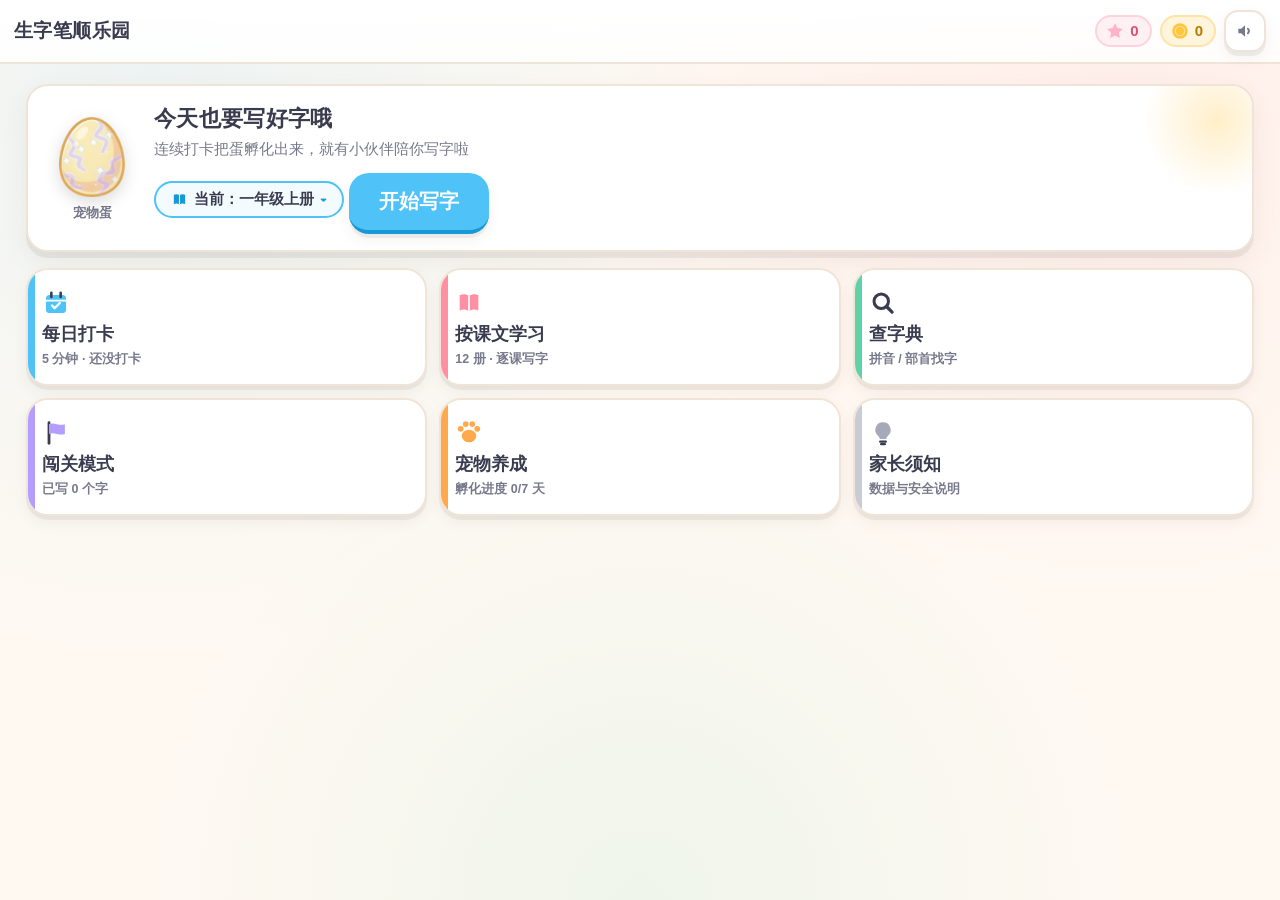
<file: index.html>
<!DOCTYPE html>
<html lang="zh-CN">
<head>
<meta charset="utf-8">
<meta name="viewport" content="width=device-width,initial-scale=1,maximum-scale=1,user-scalable=no,viewport-fit=cover">
<meta name="apple-mobile-web-app-capable" content="yes">
<meta name="mobile-web-app-capable" content="yes">
<meta name="apple-mobile-web-app-status-bar-style" content="default">
<meta name="apple-mobile-web-app-title" content="笔顺乐园">
<meta name="theme-color" content="#FFF9F2">
<title>生字笔顺乐园 · 小学语文写字</title>
<link rel="manifest" href="manifest.webmanifest">
<link rel="apple-touch-icon" href="assets/apple-touch-icon.png">
<link rel="icon" href="assets/icon-192.png">
<link rel="stylesheet" href="css/app.css">
</head>
<body>

<!-- ============ 图标库（内联 SVG，离线可用） ============ -->
<svg width="0" height="0" style="position:absolute" aria-hidden="true"><defs>
  <symbol id="i-star" viewBox="0 0 24 24"><path d="M12 2.6l2.9 5.9 6.5.95-4.7 4.6 1.1 6.45L12 17.45 6.2 20.5l1.1-6.45-4.7-4.6 6.5-.95z"/></symbol>
  <symbol id="i-coin" viewBox="0 0 24 24"><circle cx="12" cy="12" r="9.2"/><circle cx="12" cy="12" r="5.6" opacity=".45" fill="none" stroke-width="1.6" stroke="#fff"/></symbol>
  <symbol id="i-book" viewBox="0 0 24 24"><path d="M4 5.2c2.8-1.1 5.3-1.1 8 .6 2.7-1.7 5.2-1.7 8-.6v13.2c-2.8-1.1-5.3-1.1-8 .6-2.7-1.7-5.2-1.7-8-.6z"/><path d="M12 5.8v13.2" stroke="#fff" stroke-width="1.5" fill="none"/></symbol>
  <symbol id="i-search" viewBox="0 0 24 24"><circle cx="10.5" cy="10.5" r="6.2" fill="none" stroke-width="2.6" stroke="currentColor"/><path d="M15.2 15.2l4.6 4.6" stroke-width="2.8" fill="none" stroke-linecap="round" stroke="currentColor"/></symbol>
  <symbol id="i-flag" viewBox="0 0 24 24"><path d="M6 3.2v17.6" stroke-width="2.4" fill="none" stroke-linecap="round" stroke="currentColor"/><path d="M6 4.4c4.6-2 8.8 2 13.6 0v8.4c-4.8 2-9-2-13.6 0z"/></symbol>
  <symbol id="i-pet" viewBox="0 0 24 24"><ellipse cx="12" cy="14.6" rx="6.2" ry="5.4"/><circle cx="4.9" cy="8.4" r="2.5"/><circle cx="19.1" cy="8.4" r="2.5"/><circle cx="9.2" cy="4.4" r="2.4"/><circle cx="14.8" cy="4.4" r="2.4"/></symbol>
  <symbol id="i-cal" viewBox="0 0 24 24"><rect x="3.4" y="5.2" width="17.2" height="15.4" rx="3"/><path d="M3.4 10h17.2" stroke="#fff" stroke-width="1.6"/><path d="M8 3.2v3.6M16 3.2v3.6" stroke-width="2.2" stroke-linecap="round" stroke="currentColor"/><path d="M8.6 14.2l2.2 2.3 4.4-4.4" stroke="#fff" stroke-width="2" fill="none" stroke-linecap="round" stroke-linejoin="round"/></symbol>
  <symbol id="i-back" viewBox="0 0 24 24"><path d="M14.6 4.6L7 12l7.6 7.4" fill="none" stroke-width="3" stroke-linecap="round" stroke-linejoin="round" stroke="currentColor"/></symbol>
  <symbol id="i-sound" viewBox="0 0 24 24"><path d="M4 9.4h3.4L12 5.2v13.6L7.4 14.6H4z"/><path d="M15.4 9.2a4 4 0 010 5.6" fill="none" stroke-width="2.2" stroke-linecap="round" stroke="currentColor"/></symbol>
  <symbol id="i-undo" viewBox="0 0 24 24"><path d="M9.4 5.4L4.6 10l4.8 4.6" fill="none" stroke-width="2.6" stroke-linecap="round" stroke-linejoin="round" stroke="currentColor"/><path d="M4.6 10h8.2a5.6 5.6 0 110 11.2" fill="none" stroke-width="2.6" stroke-linecap="round" stroke="currentColor"/></symbol>
  <symbol id="i-bulb" viewBox="0 0 24 24"><path d="M12 2.8a6.6 6.6 0 00-3.9 11.9c.7.6 1.1 1.5 1.1 2.4h5.6c0-.9.4-1.8 1.1-2.4A6.6 6.6 0 0012 2.8z"/><path d="M9.6 19.4h4.8M10.4 21.6h3.2" stroke-width="2" stroke-linecap="round" stroke="currentColor"/></symbol>
  <symbol id="i-lock" viewBox="0 0 24 24"><rect x="5.2" y="10.4" width="13.6" height="10.4" rx="3"/><path d="M8.4 10.4V8a3.6 3.6 0 017.2 0v2.4" fill="none" stroke-width="2.2" stroke="currentColor"/></symbol>
  <symbol id="i-egg" viewBox="0 0 24 24"><path d="M12 2.8c3.6 0 6.6 6 6.6 10.4S15.6 21.2 12 21.2 5.4 17.6 5.4 13.2 8.4 2.8 12 2.8z"/></symbol>
</defs></svg>

<div id="app">

  <!-- ============ 顶栏 ============ -->
  <header id="topbar" class="topbar">
    <button class="tb-btn" id="btnBack" hidden><svg class="ic"><use href="#i-back"/></svg></button>
    <div class="tb-title" id="tbTitle">生字笔顺乐园</div>
    <div class="tb-stats">
      <span class="chip chip-star"><svg class="ic"><use href="#i-star"/></svg><b id="statStars">0</b></span>
      <span class="chip chip-coin"><svg class="ic"><use href="#i-coin"/></svg><b id="statCoins">0</b></span>
      <button class="tb-btn" id="btnSound" title="声音开关"><svg class="ic"><use href="#i-sound"/></svg></button>
    </div>
  </header>

  <!-- ============ 首页 ============ -->
  <section class="screen" id="scHome">
    <div class="hero">
      <div class="hero-pet" id="heroPet">
        <img id="heroPetImg" alt="我的宠物">
        <div class="hero-pet-name" id="heroPetName">宠物蛋</div>
      </div>
      <div class="hero-txt">
        <h1>今天也要写好字哦</h1>
        <p id="heroTip">按课文一课一课学，笔顺写对了就有金币！</p>
        <button class="sem-pick" id="btnSemPick" title="选择当前册次">
          <svg class="ic"><use href="#i-book"/></svg>
          <span id="semPickName">当前：一年级上册</span><span class="caret">▾</span>
        </button>
        <button class="btn btn-main btn-lg" data-go="catalog">开始写字</button>
      </div>
    </div>

    <div class="tile-grid">
      <button class="tile t-blue" data-go="checkin">
        <svg class="ic ic-lg"><use href="#i-cal"/></svg>
        <span class="tile-t">每日打卡</span>
        <span class="tile-s" id="tileCheckin">5 分钟 · 还没打卡</span>
      </button>
      <button class="tile t-pink" data-go="catalog">
        <svg class="ic ic-lg"><use href="#i-book"/></svg>
        <span class="tile-t">按课文学习</span>
        <span class="tile-s">12 册 · 逐课写字</span>
      </button>
      <button class="tile t-green" data-go="dict">
        <svg class="ic ic-lg"><use href="#i-search"/></svg>
        <span class="tile-t">查字典</span>
        <span class="tile-s">拼音 / 部首找字</span>
      </button>
      <button class="tile t-purple" data-go="levels">
        <svg class="ic ic-lg"><use href="#i-flag"/></svg>
        <span class="tile-t">闯关模式</span>
        <span class="tile-s" id="tileLevels">已通关 0 关</span>
      </button>
      <button class="tile t-orange" data-go="pet">
        <svg class="ic ic-lg"><use href="#i-pet"/></svg>
        <span class="tile-t">宠物养成</span>
        <span class="tile-s" id="tilePet">看看我的宠物</span>
      </button>
      <button class="tile t-gray" data-go="about">
        <svg class="ic ic-lg"><use href="#i-bulb"/></svg>
        <span class="tile-t">家长须知</span>
        <span class="tile-s">数据与安全说明</span>
      </button>
    </div>
  </section>

  <!-- ============ 按课文学习：册 -> 单元 -> 课 ============ -->
  <section class="screen" id="scCatalog">
    <div class="crumb" id="catCrumb"></div>
    <div class="sem-list" id="semList"></div>
    <div class="unit-list" id="unitList" hidden></div>
    <div class="lesson-list" id="lessonList" hidden></div>
  </section>

  <!-- ============ 字表（一课的汉字） ============ -->
  <section class="screen" id="scChars">
    <div class="lesson-head" id="charHead"></div>
    <div class="char-grid" id="charGrid"></div>
    <div class="row-actions">
      <button class="btn btn-ghost" id="btnWholeLesson">整课连写</button>
    </div>
  </section>

  <!-- ============ 练字页 ============ -->
  <section class="screen" id="scPractice">
    <div class="prac-top">
      <div class="prac-progress" id="pracProgress"></div>
      <div class="prac-tabs">
        <button class="tab on" data-mode="trace">描红</button>
        <button class="tab" data-mode="write">自己写</button>
      </div>
      <div class="speed-seg" id="speedSeg">
        <span class="speed-lb">演示速度</span>
        <button class="sp" data-sp="1.9">慢</button>
        <button class="sp on" data-sp="1">正常</button>
        <button class="sp" data-sp="0.55">快</button>
      </div>
      <button class="btn-read" id="btnRead" aria-pressed="true" title="换到新字时自动读一次它的读音">
        <svg class="ic"><use href="#i-sound"/></svg><span>自动朗读</span>
      </button>
      <button class="btn-speak" id="btnSpeak" title="立刻读一遍这个字（手机上请点这个按钮）">
        <svg class="ic"><use href="#i-sound"/></svg><span>读一次</span>
      </button>
      <div class="voice-seg" id="voiceSeg" role="group" aria-label="朗读发音">
        <span class="voice-lb">发音</span>
        <button class="vb on" data-voice="zh" title="国语（普通话）">国语</button>
        <button class="vb" data-voice="yue" title="粤语（广东话）">粤语</button>
        <button class="vb" data-voice="en" title="英语：读这个字的英文单词">English</button>
        <button class="vb-diag" id="btnVoiceDiag" title="查看系统语音清单与三档实际使用的语音"
                aria-label="语音诊断">诊断</button>
      </div>
    </div>

    <div class="stage-wrap">
      <div class="stage" id="stage">
        <svg class="stage-svg" id="stageSvg" viewBox="0 0 1024 1024" preserveAspectRatio="xMidYMid meet"></svg>
        <canvas class="ink" id="ink"></canvas>
      </div>
      <div class="stage-side">
        <div class="pinyin" id="pracPinyin"></div>
        <div class="strokes-box">
          <div class="strokes-title">笔顺</div>
          <div class="stroke-dots" id="strokeDots"></div>
        </div>
        <div class="dict-mini" id="pracDict"></div>
      </div>
    </div>

    <div class="prac-bar">
      <button class="btn btn-ghost" id="btnUndo"><svg class="ic"><use href="#i-undo"/></svg>擦一笔</button>
      <button class="btn btn-ghost" id="btnHint"><svg class="ic"><use href="#i-bulb"/></svg>看提示</button>
      <button class="btn btn-ghost" id="btnDemo">看笔顺动画</button>
      <button class="btn btn-main" id="btnNextChar">下一个字</button>
    </div>
    <div class="toast" id="toast"></div>
  </section>

  <!-- ============ 查字典 ============ -->
  <section class="screen" id="scDict">
    <div class="dict-bar">
      <div class="seg">
        <button class="seg-btn on" data-dtab="pinyin">拼音查字</button>
        <button class="seg-btn" data-dtab="radical">部首查字</button>
      </div>
      <div class="search-row">
        <svg class="ic ic-search"><use href="#i-search"/></svg>
        <input id="dictInput" type="search" inputmode="text" autocomplete="off" placeholder="输入拼音，如 chun 或 chūn">
        <button class="btn btn-mini" id="dictClear">清空</button>
      </div>
      <div class="dict-hint" id="dictHint"></div>
    </div>
    <div class="radical-panel" id="radicalPanel" hidden></div>
    <div class="dict-results" id="dictResults"></div>
  </section>

  <!-- ============ 闯关 ============ -->
  <section class="screen" id="scLevels">
    <div class="lv-head">
      <h2>闯关模式</h2>
      <p>每一课是一关，写完本课全部生字即可通关，笔顺全对拿三颗星</p>
      <div class="seg seg-small" id="lvSemSeg"></div>
    </div>
    <div class="lv-list" id="lvList"></div>
  </section>

  <!-- ============ 宠物 ============ -->
  <section class="screen" id="scPet">
    <div class="pet-stage">
      <div class="pet-show">
        <img id="petImg" alt="宠物">
        <div class="pet-shadow"></div>
      </div>
      <div class="pet-info">
        <h2 id="petName">宠物蛋</h2>
        <div class="pet-lv" id="petStage">孵化进度 0 / 7 天</div>
        <div class="bar"><i id="petBar"></i></div>
        <p class="pet-desc" id="petDesc">每天完成打卡，就能让蛋快快孵化。</p>
      </div>
    </div>
    <div class="pet-actions">
      <button class="btn btn-main" id="btnFeed">喂食（20 金币）</button>
      <button class="btn btn-ghost" id="btnSwitchPet">换一只宠物</button>
      <button class="btn btn-ghost" id="btnPetCheckin">去打卡</button>
    </div>
    <div class="pet-album" id="petAlbum"></div>
    <div class="log" id="petLog"></div>
  </section>

  <!-- ============ 每日打卡 ============ -->
  <section class="screen" id="scCheckin">
    <div class="ck-head">
      <h2>每日打卡写字</h2>
      <p>每天一小会儿（最多 5 分钟），坚持就有奖励</p>
    </div>
    <div class="ck-timer">
      <div class="ring" id="ckRing"><span id="ckTime">5:00</span></div>
      <div class="ck-stats">
        <div><b id="ckDays">0</b><span>累计打卡</span></div>
        <div><b id="ckStreak">0</b><span>连续天数</span></div>
        <div><b id="ckToday">0/5</b><span>今日字数</span></div>
      </div>
    </div>
    <div class="ck-body">
      <p class="ck-label">今日要写的字（按你的学习进度自动挑选）</p>
      <div class="char-grid char-grid-sm" id="ckGrid"></div>
      <div class="row-actions">
        <button class="btn btn-main" id="btnCkStart">开始打卡</button>
        <button class="btn btn-ghost" id="btnCkClaim" disabled>领取奖励</button>
      </div>
    </div>
    <div class="ck-days" id="ckCalendar"></div>
  </section>

  <!-- ============ 家长须知 ============ -->
  <section class="screen" id="scAbout">
    <article class="doc">
      <h2>家长须知</h2>
      <h3>安全说明</h3>
      <ul>
        <li>本应用完全离线运行，不联网、不收集任何个人信息，也没有任何广告或内购。</li>
        <li>学习进度只保存在这台设备（浏览器本地存储）中，可随时在下方一键清除。</li>
        <li>没有外部链接，不会跳转到其它网站。</li>
      </ul>
      <h3>内容说明</h3>
      <ul>
        <li>汉字笔顺数据来自 Make Me a Hanzi（Arphic Public License），字形为楷体轮廓，因此带有真实的笔锋。</li>
        <li>课程依据统编版（人教版）小学语文《写字表》编排：一、二年级按课文逐课组织，三至六年级按册组织；不同教材印次可能有少量差异。</li>
        <li>拼音、部首、笔画与释义取自公开字典数据，仅供学习参考。</li>
      </ul>
      <h3>使用建议</h3>
      <ul>
        <li>建议每次 10–15 分钟，用完 5 分钟的「每日打卡」即可，不要让孩子长时间盯着屏幕。</li>
        <li>写对笔顺给星星和金币，写错不会扣分，只会轻声提醒并演示正确的写法，请鼓励孩子多试几次。</li>
        <li>在 iPad / 平板上横屏使用体验更好；可以「添加到主屏幕」，像 App 一样打开。</li>
      </ul>
      <div class="row-actions">
        <button class="btn btn-ghost" id="btnExport">导出学习记录</button>
        <button class="btn btn-danger" id="btnReset">清除全部学习记录</button>
      </div>
      <p class="ver" id="aboutVer"></p>
    </article>
  </section>

  <!-- ============ 闯关完成弹层 ============ -->
  <div class="modal-mask" id="modalMask" hidden>
    <div class="modal" id="modalBox"></div>
  </div>

  <div class="loading" id="loading" hidden><div class="spinner"></div><p id="loadingTxt">正在准备字帖…</p></div>
</div>

<script src="data/curriculum.js"></script>
<script src="data/dict.js"></script>
<script src="js/store.js"></script>
<script src="js/hanzi.js"></script>
<script src="js/app.js"></script>
<script>
/* 离线缓存：只有通过 http(s) 打开时才注册。双击本地文件（file://）与不支持的环境都会静默跳过。 */
(function () {
  if (!('serviceWorker' in navigator)) return;
  if (!window.isSecureContext) return;        // 局域网 http 打开时浏览器本就不允许注册
  if (location.protocol === 'file:') return;  // 双击本地文件打开时不需要
  window.addEventListener('load', function () {
    navigator.serviceWorker.register('sw.js').catch(function () { });
  });
})();
</script>
</body>
</html>
</file>
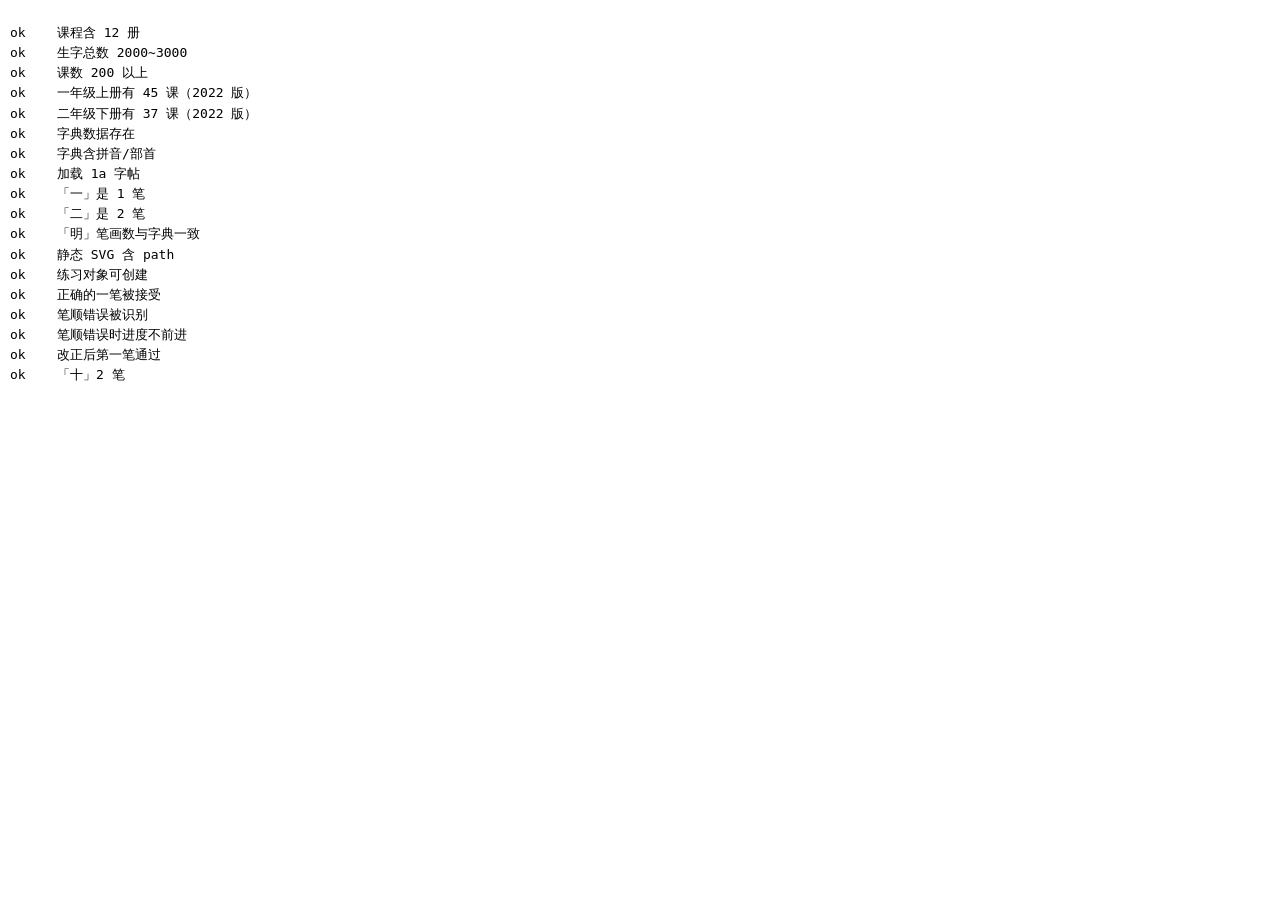
<file: smoke-test.html>
<!DOCTYPE html>
<html lang="zh-CN"><head><meta charset="utf-8"><title>smoke</title>
<style>body{font:13px/1.55 -apple-system,monospace;margin:0}
#iframeWrap{position:absolute;left:-9999px;top:0;width:1100px;height:820px}
pre{padding:10px;white-space:pre-wrap}</style>
</head><body>
<div id="iframeWrap"><iframe id="f" src="index.html" style="border:0"></iframe></div>
<pre id="out">running…</pre>
<script>
var out = document.getElementById('out'), LINES = [], ERRS = [];
function P(s){ LINES.push(s); out.textContent = LINES.join('\n'); }
var N = 0, F = 0;
function T(name, fn){
  try {
    var r = fn();
    if (r === true) { N++; P('ok    ' + name); }
    else if (typeof r === 'string') { F++; P('FAIL  ' + name + '  :: ' + r); }
    else { F++; P('FAIL  ' + name + '  :: ' + JSON.stringify(r)); }
  } catch (e) { F++; P('FAIL  ' + name + '  :: ' + (e && e.message)); }
}
function wait(ms){ return new Promise(function(r){ setTimeout(r, ms); }); }
var SVGNS = 'http://www.w3.org/2000/svg';

function run(){
  var f = document.getElementById('f');
  // 竞态：如果 iframe 在本脚本执行前就已加载完，load 事件不会再触发，
  // 所以除了监听 load，还必须有一个「就绪轮询」兜底。
  f.addEventListener('load', function(){ go(f); });
  var tries = 0;
  var iv = setInterval(function () {
    tries++;
    var ready = false;
    try {
      ready = !!(f.contentWindow && f.contentWindow.App);
    } catch (e) {
      // 双击（file://）打开时，浏览器可能禁止父页面访问 iframe 内容
      clearInterval(iv);
      P('FAIL  无法访问 iframe 内的应用 :: ' + (e && e.message));
      P('');
      P('请改用本地服务打开（file:// 下浏览器会拦截跨文件访问）：');
      P('  python3 -m http.server 8000 --bind 127.0.0.1');
      P('  然后访问 http://127.0.0.1:8000/smoke-test.html');
      P('SMOKE_DONE');
      return;
    }
    if (ready) { clearInterval(iv); go(f); return; }
    if (tries > 100) {                       // 等了 10 秒还不行就明确报错，不再静默卡死
      clearInterval(iv);
      P('FAIL  iframe 内的应用 10 秒内未就绪');
      P('SMOKE_DONE');
    }
  }, 100);
}
var started = false;
function go(f){
  if (started) return; started = true;
  f.style.width = Math.max(360, window.innerWidth) + 'px';
  f.style.height = Math.max(420, window.innerHeight) + 'px';
  var win, doc;
  try {
    win = f.contentWindow; doc = f.contentDocument;
  } catch (e) {
    F++;
    P('FAIL  无法访问 iframe 内的应用 :: ' + (e && e.message));
    P('');
    P('请改用本地服务打开（file:// 下浏览器会拦截跨文件访问）：');
    P('  python3 -m http.server 8000 --bind 127.0.0.1');
    P('  然后访问 http://127.0.0.1:8000/smoke-test.html');
    P('SMOKE_DONE');
    return;
  }
  win.onerror = function(m, s, l){ ERRS.push(m + ' @' + l); };
  var oldErr = win.console.error;
  win.console.error = function(){ ERRS.push(Array.prototype.join.call(arguments, ' ')); oldErr.apply(win.console, arguments); };
  main(win, doc).catch(function(e){ F++; P('FAIL  测试主流程异常  :: ' + (e && (e.stack || e.message))); P(''); P('===== 通过 ' + N + ' / 失败 ' + F + ' ====='); P('SMOKE_DONE'); });
}

async function main(win, doc){
  await wait(300);
  var CUR = win.HZ_CURRICULUM, HZ = win.HZ, Store = win.Store;
  /* 2022 版课表里「我上学了」「汉语拼音」等课在写字表里没有生字，
     流程类断言统一取「第一课有生字的课」，避免点到空课 */
  function firstLessonWithChars(sem){
    var us = CUR[sem].units;
    for (var i = 0; i < us.length; i++)
      for (var j = 0; j < us[i].lessons.length; j++)
        if (us[i].lessons[j].chars.length) return us[i].lessons[j];
    return null;
  }
  function lsnWithChars(){
    var all = doc.querySelectorAll('#unitList .lsn');
    for (var i = 0; i < all.length; i++)
      if (/\S/.test(all[i].querySelector('.lsn-c').textContent)) return all[i];
    return null;
  }

  /* ---------- 1. 数据完整性 ---------- */
  T('课程含 12 册', function(){ return Object.keys(CUR).length === 12 ? true : ('册数=' + Object.keys(CUR).length); });
  var tot = 0, lessonN = 0;
  Object.keys(CUR).forEach(function(k){
    CUR[k].units.forEach(function(u){ u.lessons.forEach(function(L){ tot += L.chars.length; lessonN++; }); });
  });
  T('生字总数 2000~3000', function(){ return (tot > 2000 && tot < 3000) ? true : ('总字数=' + tot); });
  T('课数 200 以上', function(){ return lessonN > 200 ? true : ('课数=' + lessonN); });
  T('一年级上册有 45 课（2022 版）', function(){
    var n = 0; CUR['1a'].units.forEach(function(u){ n += u.lessons.length; }); return n === 45 ? true : ('课数=' + n); });
  T('二年级下册有 37 课（2022 版）', function(){
    var n = 0; CUR['2b'].units.forEach(function(u){ n += u.lessons.length; }); return n === 37 ? true : ('课数=' + n); });
  T('字典数据存在', function(){ return Object.keys(win.HZ_DICT).length > 2000 ? true : ('字典字数=' + Object.keys(win.HZ_DICT).length); });
  T('字典含拼音/部首', function(){
    var d = win.HZ_DICT['春']; return (d.p && d.p.length > 0 && !!d.r) ? true : ('春=' + JSON.stringify(d)); });

  /* ---------- 2. 笔顺数据加载 ---------- */
  await HZ.loadSem('1a');
  await HZ.loadSem('1b');
  await HZ.loadSem('2a');
  await HZ.loadSem('2b');
  T('加载 1a 字帖', function(){ return !!HZ.dataOf('一'); });
  T('「一」是 1 笔', function(){ return HZ.dataOf('一').s.length === 1 ? true : ('笔画=' + HZ.dataOf('一').s.length); });
  T('「二」是 2 笔', function(){ var d = HZ.dataOf('二'); return d.s.length === 2 && d.m.length === 2; });
  T('「明」笔画数与字典一致', function(){
    var d = HZ.dataOf('明'), s = win.HZ_DICT['明'].s; return (d.s.length === s) ? true : ('svg=' + d.s.length + ' dict=' + s); });
  T('静态 SVG 含 path', function(){
    var s = HZ.staticSvg('一'); return s.querySelectorAll('path').length === 1; });

  /* ---------- 3. 判定引擎（合成轨迹） ---------- */
  function mk(char, mode){
    var stage = doc.createElement('div');
    stage.style.cssText = 'position:relative;width:420px;height:420px;touch-action:none';
    doc.body.appendChild(stage);
    var svg = doc.createElementNS(SVGNS, 'svg');
    svg.setAttribute('viewBox', '0 0 1024 1024');
    svg.style.cssText = 'position:absolute;inset:0;width:100%;height:100%';
    var cv = doc.createElement('canvas');
    cv.style.cssText = 'position:absolute;inset:0;width:100%;height:100%';
    stage.appendChild(svg); stage.appendChild(cv);
    var evs = [];
    var p = HZ.createPractice({ svg: svg, canvas: cv, stage: stage, char: char, mode: mode || 'trace',
      onStroke: function(e){ evs.push(e); }, onDone: function(e){ evs.push({ type: 'done', d: e }); } });
    p.resize(); p.evs = evs; p.cvs = cv; p.stageEl = stage;
    return p;
  }
  function medVB(ch, i){ return HZ.medianScreen(HZ.dataOf(ch).m[i]); }

  var p1 = mk('一');
  T('练习对象可创建', function(){ return !!p1 && p1.totalStrokes === 1; });
  p1.judge(medVB('一', 0));
  T('正确的一笔被接受', function(){ return p1.index() === 1 ? true : ('idx=' + p1.index()); });

  var p2 = mk('二');
  p2.judge(medVB('二', 1));                     // 故意先写第二笔
  T('笔顺错误被识别', function(){
    var e = p2.evs.filter(function(x){ return x.type === 'order'; });
    return e.length === 1 ? true : JSON.stringify(p2.evs); });
  T('笔顺错误时进度不前进', function(){ return p2.index() === 0; });
  p2.judge(medVB('二', 0));
  T('改正后第一笔通过', function(){ return p2.index() === 1 ? true : ('idx=' + p2.index()); });

  var p3 = mk('十');
  T('「十」2 笔', function(){ return p3.totalStrokes === 2; });
  p3.judge(medVB('十', 0)); p3.judge(medVB('十', 1));
  await wait(700);
  T('整字写完触发完成回调', function(){
    return p3.evs.some(function(x){ return x.type === 'done'; }) ? true : JSON.stringify(p3.evs); });
  T('写完后多余笔画不崩溃', function(){
    p3.judge([[100,100],[120,120]]); return p3.index() === 2 ? true : ('idx=' + p3.index()); });
  T('与目标无关的乱画不通过', function(){
    var p4 = mk('口'); p4.judge([[900,60],[960,90],[920,140]]);
    return p4.index() === 0 ? true : ('idx=' + p4.index()); });
  T('单点/抖动不产生笔画', function(){
    var p6 = mk('一'); p6.judge([[500,500],[501,501]]); return p6.index() === 0 ? true : 'idx=' + p6.index(); });

  /* ---------- 4. 真实触摸/笔输入链路 ---------- */
  var p5 = mk('一');
  T('canvas 可获取尺寸', function(){
    var r = p5.cvs.getBoundingClientRect(); return r.width > 100 && r.height > 100; });
  (function(){
    var r = p5.cvs.getBoundingClientRect(), med = medVB('一', 0);
    function ev(type, vb){
      var e = new win.PointerEvent(type, {
        bubbles: true, cancelable: true, pointerId: 7, pointerType: 'touch', isPrimary: true,
        clientX: r.left + vb[0] / 1024 * r.width, clientY: r.top + vb[1] / 1024 * r.height
      });
      p5.cvs.dispatchEvent(e);
    }
    ev('pointerdown', med[0]);
    for (var i = 1; i < med.length; i++) ev('pointermove', med[i]);
    ev('pointerup', med[med.length - 1]);
  })();
  T('触屏手写轨迹可使笔顺通过', function(){ return p5.index() === 1 ? true : ('idx=' + p5.index()); });

  /* ---------- 5. 界面各页 ---------- */
  var App = win.App;
  App.go('catalog', null, false); await wait(60);
  T('选册页显示 12 册', function(){ var n = doc.querySelectorAll('#semList .card').length; return n === 12 ? true : ('卡片=' + n); });
  doc.querySelector('#semList .card').click(); await wait(60);
  T('单元列表出现', function(){ return doc.querySelectorAll('#unitList .unit-group').length > 0; });
  var firstLesson = lsnWithChars();
  T('每课显示生字', function(){ return !!firstLesson && /\S/.test(firstLesson.textContent); });
  firstLesson.click(); await wait(120);
  T('字表页显示本课字格', function(){
    return doc.querySelectorAll('#charGrid .cell').length > 0 ? true : '无字格'; });
  T('字格已渲染字形', function(){
    return doc.querySelectorAll('#charGrid .cell svg path').length > 0; });

  var cells = doc.querySelectorAll('#charGrid .cell');
  T('字格可点击', function(){ return cells.length > 0 ? true : '没有字格可点'; });
  if (cells.length) cells[0].click();
  await wait(900);
  T('进入练字页', function(){ return doc.getElementById('scPractice').classList.contains('on'); });
  T('练字页 SVG 有米字格与字形', function(){
    return doc.querySelectorAll('#stageSvg rect').length >= 1 && doc.querySelectorAll('#stageSvg path').length >= 1; });
  T('练字页显示拼音', function(){ return doc.getElementById('pracPinyin').textContent !== '—'; });
  T('笔顺圆点数量正确', function(){
    return doc.querySelectorAll('#strokeDots .sdot').length > 0; });
  T('练字页元信息不重复', function(){
    var t = doc.getElementById('pracDict').innerHTML;
    return (t.match(/部首/g) || []).length === 1; });
  T('返回按钮回到字表页', function(){
    doc.getElementById('btnBack').click(); return doc.getElementById('scChars').classList.contains('on'); });

  App.go('dict', null, false); await wait(80);
  var inp = doc.getElementById('dictInput');
  inp.value = 'yi'; inp.dispatchEvent(new win.Event('input', { bubbles: true })); await wait(60);
  T('拼音查字有结果', function(){ return doc.querySelectorAll('#dictResults .dr-card').length > 0; });
  T('拼音 yi 命中「一」', function(){
    var t = doc.getElementById('dictResults').textContent; return t.indexOf('一') >= 0; });
  inp.value = 'chun'; inp.dispatchEvent(new win.Event('input', { bubbles: true })); await wait(50);
  T('拼音 chun 命中「春」', function(){
    return doc.getElementById('dictResults').textContent.indexOf('春') >= 0; });
  inp.value = ''; inp.dispatchEvent(new win.Event('input', { bubbles: true }));
  doc.querySelector('[data-dtab="radical"]').click(); await wait(60);
  T('部首面板有部首', function(){ return doc.querySelectorAll('#radicalPanel .rad-btn').length > 20; });
  doc.querySelector('#radicalPanel .rad-btn').click(); await wait(60);
  T('点部首出结果', function(){ return doc.querySelectorAll('#dictResults .dr-card').length > 0; });

  App.go('levels', null, false); await wait(80);
  T('闯关页关卡数 = 有生字的课数', function(){
    var want = 0;
    CUR['1a'].units.forEach(function(u){ u.lessons.forEach(function(L){ if (L.chars.length) want++; }); });
    var n = doc.querySelectorAll('#lvList .lv-card').length;
    return n === want ? true : ('关卡=' + n + ' 期望=' + want); });
  T('闯关页可切册', function(){
    var segs = doc.querySelectorAll('#lvSemSeg .seg-btn');
    if (segs.length !== 12) return segs.length;
    segs[1].click();
    return doc.querySelectorAll('#lvList .lv-card').length > 0; });

  App.go('pet', null, false); await wait(80);
  T('宠物页显示图片', function(){ return /assets\/pets\//.test(doc.getElementById('petImg').getAttribute('src')); });
  T('宠物相册 10 格', function(){ var n = doc.querySelectorAll('#petAlbum .pa').length; return n === 10 ? true : ('相册格=' + n); });
  var feedMsg = '';
  doc.getElementById('btnFeed').click();
  feedMsg = doc.getElementById('toast').textContent;
  T('未孵化时喂食有提示', function(){ return feedMsg.length > 0 ? true : '无提示'; });

  App.go('checkin', null, false); await wait(120);
  T('打卡页显示 5 个字', function(){
    var n = doc.querySelectorAll('#ckGrid .cell').length; return n === 5 ? true : ('格子=' + n); });
  T('打卡日历 14 天', function(){ return doc.querySelectorAll('#ckCalendar .day-dot').length === 14; });
  T('打卡页有计时器 5:00', function(){ var t = doc.getElementById('ckTime').textContent; return t === '5:00' ? true : ('时间=' + t); });
  T('打卡页字形已渲染', function(){ return doc.querySelectorAll('#ckGrid svg path').length > 0; });

  App.go('about', null, false); await wait(60);
  T('家长须知显示收录字数', function(){ return /个生字/.test(doc.getElementById('aboutVer').textContent); });
  T('家长须知含安全说明', function(){ return doc.getElementById('scAbout').textContent.indexOf('不收集任何个人信息') > 0; });

  /* ---------- 6. 奖励与存储 ---------- */
  App.go('home', null, false); await wait(40);
  var before = Store.state.coins;
  Store.markChar('一', 3);
  T('写字得金币', function(){ return Store.state.coins > before ? true : ('金币=' + Store.state.coins); });
  T('金币数显示在顶栏', function(){
    return doc.getElementById('statCoins').textContent === String(Store.state.coins); });
  T('localStorage 已保存', function(){
    return !!win.localStorage.getItem('hzpb.v1'); });

  /* ---------- 6.5 按钮与打卡流程 ---------- */
  App.go('catalog', null, false); await wait(40);
  doc.querySelector('#semList .card').click(); await wait(40);
  lsnWithChars().click(); await wait(80);
  doc.querySelectorAll('#charGrid .cell')[0].click(); await wait(800);
  T('练字页按钮不报错', function(){
    doc.getElementById('btnUndo').click();
    doc.getElementById('btnHint').click();
    doc.getElementById('btnDemo').click();
    doc.getElementById('btnNextChar').click();
    return true; });
  await wait(400);
  T('切到「自己写」模式正常', function(){
    var tabs = doc.querySelectorAll('.prac-tabs .tab');
    tabs[1].click();
    return doc.querySelectorAll('.prac-tabs .tab')[1].classList.contains('on') ? true : '模式未切换'; });
  App.go('checkin', null, false); await wait(120);
  var ck = Store.checkin();
  ck.todayChars = ['一','二','三','四','五'];
  render_ck(); await wait(60);
  function render_ck(){ App.go('checkin', null, false); }
  doc.getElementById('btnCkClaim').click(); await wait(120);
  T('打卡领奖成功', function(){
    return (Store.state.checkin.days.length === 1 &&
            Store.state.pet.hatchDays === 1) ? true :
      ('days=' + Store.state.checkin.days.length + ' hatch=' + Store.state.pet.hatchDays); });
  T('领奖后顶栏金币更新', function(){
    return doc.getElementById('statCoins').textContent === String(Store.state.coins) ? true : '未同步'; });

  /* ---------- 6.8 布局与触控尺寸 ---------- */
  function layout(name){
    var de = doc.documentElement, vw = win.innerWidth, vh = win.innerHeight;
    var over = de.scrollWidth - vw;
    var scr = doc.getElementById('sc' + name.charAt(0).toUpperCase() + name.slice(1));
    var r = scr ? scr.getBoundingClientRect() : null;
    return { vw: vw, vh: vh, overX: over, screenW: r ? Math.round(r.width) : 0, h: r ? Math.round(r.height) : 0 };
  }
  var screens = ['home','catalog','dict','levels','pet','checkin','about'];
  P('');
  P('--- 布局检查 @ ' + win.innerWidth + 'x' + win.innerHeight + ' ---');
  for (var si = 0; si < screens.length; si++){
    (function(nm){
      App.go(nm, null, false);
      var l = layout(nm);
      P('  ' + nm.padEnd(9) + ' 宽' + l.vw + 'x' + l.vh + '  横向溢出=' + l.overX + 'px');
      T('「' + nm + '」无横向溢出', function(){ return l.overX <= 1 ? true : (l.overX + 'px 溢出'); });
    })(screens[si]);
  }
  App.go('catalog', null, false); await wait(40);
  doc.querySelector('#semList .card').click(); await wait(40);
  lsnWithChars().click(); await wait(60);
  doc.querySelectorAll('#charGrid .cell')[0].click(); await wait(800);
  (function(){
    var st = doc.getElementById('stage').getBoundingClientRect();
    var vh = win.innerHeight;
    var wonWrap = doc.querySelector('.stage-wrap').getBoundingClientRect();
    P('  练字台 ' + Math.round(st.width) + 'x' + Math.round(st.height) + '  适配高度=' + (st.height <= vh - 40) +
      '  侧栏宽=' + Math.round(doc.querySelector('.stage-side').getBoundingClientRect().width) +
      '  横向溢出=' + (doc.documentElement.scrollWidth - win.innerWidth));
    T('练字台为正方形且不超出视口', function(){
      return (Math.abs(st.width - st.height) < 2 && st.height <= vh - 40) ? true :
        (Math.round(st.width) + 'x' + Math.round(st.height) + ' vh=' + vh); });
    var big = [];
    ['btnUndo','btnHint','btnDemo','btnNextChar'].forEach(function(id){
      var h = doc.getElementById(id).getBoundingClientRect().height;
      if (h < 38) big.push(id + '=' + Math.round(h));
    });
    T('练字页按钮高度足够（≥38px）', function(){ return big.length === 0 ? true : big.join(','); });
    var tabs = doc.querySelectorAll('.prac-tabs .tab')[0].getBoundingClientRect();
    T('模式切换按钮可点（≥32px）', function(){ return tabs.height >= 32 ? true : Math.round(tabs.height); });
    var pct = doc.getElementById('stageSvg').getBoundingClientRect();
    var stageEl = doc.getElementById('stage');
    T('米字格 SVG 已铺满画板', function(){
      return Math.abs(pct.width - stageEl.clientWidth) < 2 ? true :
        (Math.round(pct.width) + ' vs ' + stageEl.clientWidth); });
  })();
  App.go('home', null, false); await wait(40);
  (function(){
    var tiles = doc.querySelectorAll('.tile'), small = [];
    for (var i = 0; i < tiles.length; i++){
      var r = tiles[i].getBoundingClientRect();
      if (r.height < 44 || r.width < 44) small.push(i + ':' + Math.round(r.width) + 'x' + Math.round(r.height));
    }
    P('  首页功能块 ' + tiles.length + ' 个');
    T('首页功能块尺寸适合儿童点击（≥44px）', function(){ return small.length === 0 ? true : small.join(','); });
  })();

  /* ---------- 6.9 颜色与画布像素 ---------- */
  T('手写笔迹确实画到了画布上', function(){
    var cv = p5.cvs, c2 = cv.getContext('2d');
    var d = c2.getImageData(0, 0, cv.width, cv.height).data, n = 0;
    for (var i = 3; i < d.length; i += 4) if (d[i] > 40) n++;
    return n > 400 ? true : ('不透明像素=' + n); });
  App.go('catalog', null, false); await wait(40);
  doc.querySelector('#semList .card').click(); await wait(40);
  lsnWithChars().click(); await wait(60);
  doc.querySelectorAll('#charGrid .cell')[0].click(); await wait(2600);   // 等自动演示结束
  function lastGlyph(){
    var gs = doc.querySelectorAll('#stageSvg g[transform]');
    return gs[gs.length - 1];
  }
  T('主按钮为主题蓝 #4FC3F7', function(){
    var bg = win.getComputedStyle(doc.querySelector('.btn-main')).backgroundColor;
    return bg === 'rgb(79, 195, 247)' ? true : bg; });
  T('米字格线为淡红 #F3B0AE', function(){
    var st = win.getComputedStyle(doc.querySelector('#stageSvg rect')).stroke;
    return st === 'rgb(243, 176, 174)' ? true : st; });
  doc.querySelectorAll('.prac-tabs .tab')[0].click(); await wait(80);   // 切回描红模式
  T('描红底字为浅灰：比纸深、比墨迹浅', function(){
    var ps = lastGlyph().querySelectorAll('path'), ok = 0, bad = [];
    for (var i = 0; i < ps.length; i++){
      var f = win.getComputedStyle(ps[i]).fill, m = f.match(/\d+/g);
      if (!m) { bad.push(f); continue; }
      var v = (+m[0] + +m[1] + +m[2]) / 3;
      if (v > 150 && v < 232) ok++; else bad.push(f + '(亮度' + Math.round(v) + ')');
    }
    return (ok === ps.length && ok > 0) ? true : (ok + '/' + ps.length + ' 合格, 异常=' + bad.slice(0, 2));
  });
  /* 图标细节线条（返回箭头/声音波纹/放大镜手柄等）曾因缺描边色而整条不可见。
     <use> 的 shadow tree 不匹配文档选择器，所以必须查标记里的属性，并把图标真实画出来数像素。 */
  await (async function(){
    var stroked = ['i-search','i-flag','i-cal','i-back','i-sound','i-undo','i-bulb','i-lock'];
    T('所有描边细节都带了 stroke 属性', function(){
      var bad = [];
      stroked.forEach(function(sid){
        var els = doc.querySelectorAll('#' + sid + ' [stroke-width]');
        for (var i = 0; i < els.length; i++)
          if (!els[i].getAttribute('stroke')) bad.push(sid);
      });
      return bad.length === 0 ? true : ('缺: ' + bad.join(','));
    });
    T('返回按钮至少有一条描边路径', function(){
      return doc.querySelectorAll('#i-back [stroke-width][stroke]').length >= 1 ? true : '返回箭头没有描边路径'; });
    T('声音图标至少有一条波纹描边路径', function(){
      return doc.querySelectorAll('#i-sound [stroke-width][stroke]').length >= 1 ? true : '声音波纹没有描边路径'; });
    // 改标记时最容易踩的坑：把自闭合 `/>` 改成 `>`，后续兄弟元素会被吞进前一个元素里
    T('每个图标的子元素数量正确（未被吞并）', function(){
      var expect = { 'i-star':1,'i-coin':2,'i-book':2,'i-search':2,'i-flag':2,'i-pet':5,'i-cal':4,
                     'i-back':1,'i-sound':2,'i-undo':2,'i-bulb':2,'i-lock':2,'i-egg':1 };
      var bad = [];
      Object.keys(expect).forEach(function(sid){
        var el = doc.getElementById(sid);
        if (!el) { bad.push(sid + ':缺'); return; }
        if (el.children.length !== expect[sid]) bad.push(sid + '=' + el.children.length + '(' + expect[sid] + ')');
      });
      return bad.length === 0 ? true : bad.join(' ');
    });
  })();
  (function(){
    var ch = firstLessonWithChars('1a').chars[0];
    var cv = doc.getElementById('ink'), r = cv.getBoundingClientRect();
    var med = win.HZ.medianScreen(win.HZ.dataOf(ch).m[0]);
    function ev(t, vb){ cv.dispatchEvent(new win.PointerEvent(t, { bubbles: true, cancelable: true,
      pointerId: 11, pointerType: 'touch', isPrimary: true,
      clientX: r.left + vb[0] / 1024 * r.width, clientY: r.top + vb[1] / 1024 * r.height })); }
    ev('pointerdown', med[0]);
    for (var i = 1; i < med.length; i++) ev('pointermove', med[i]);
    ev('pointerup', med[med.length - 1]);
  })();
  T('写对第一笔后该笔渲染为墨色 #2F2F3D', function(){
    var ps = lastGlyph().querySelectorAll('path');
    var inks = 0;
    for (var i = 0; i < ps.length; i++)
      if (win.getComputedStyle(ps[i]).fill === 'rgb(47, 47, 61)') inks++;
    return inks > 0 ? true : '没有墨色笔画'; });
  App.go('pet', null, false); await wait(200);
  T('宠物图片已真实解码', function(){
    var im = doc.getElementById('petImg');
    return (im.complete && im.naturalWidth > 0) ? true : ('naturalWidth=' + im.naturalWidth); });
  App.go('home', null, false); await wait(200);
  T('首页宠物头像已解码', function(){
    var im = doc.getElementById('heroPetImg');
    return (im.complete && im.naturalWidth > 0) ? true : ('naturalWidth=' + im.naturalWidth); });
  T('顶栏为白色渐变底', function(){
    var st = win.getComputedStyle(doc.getElementById('topbar'));
    return /gradient/.test(st.backgroundImage) ? true : st.backgroundImage; });

  /* ---------- 6.95 hidden 属性必须真的隐藏（曾因 CSS display 覆盖而永久显形） ---------- */
  function dispOf(id){
    var el = doc.getElementById(id);
    return el ? win.getComputedStyle(el).display : 'missing';
  }
  function visRect(id){                       // 是否真的占了可见面积
    var el = doc.getElementById(id); if (!el) return -1;
    var r = el.getBoundingClientRect();
    return (win.getComputedStyle(el).display === 'none' || r.width === 0) ? 0 : Math.round(r.width * r.height);
  }
  var hiddenIds = ['loading','modalMask','radicalPanel','unitList','lessonList','btnBack'];
  App.go('home', null, false); await wait(120);
  hiddenIds.forEach(function(id){
    (function(id){
      var el = doc.getElementById(id);
      el.hidden = true;
      T('[hidden] 真的隐藏 ' + id, function(){
        return dispOf(id) === 'none' ? true : ('display=' + dispOf(id)); });
    })(id);
  });
  T('加载遮罩不再常驻覆盖', function(){ return visRect('loading') === 0 ? true : ('面积=' + visRect('loading')); });
  T('弹窗蒙层不再常驻覆盖', function(){ return visRect('modalMask') === 0 ? true : ('面积=' + visRect('modalMask')); });
  App.go('catalog', null, false); await wait(80);
  T('选册页「单元列表」已被隐藏', function(){ return visRect('unitList') === 0 ? true : '仍可见'; });
  App.go('dict', null, false); await wait(80);
  doc.querySelector('[data-dtab="pinyin"]').click(); await wait(60);
  T('字典页（拼音模式）「部首面板」已隐藏', function(){ return visRect('radicalPanel') === 0 ? true : '仍可见'; });
  doc.querySelector('[data-dtab="radical"]').click(); await wait(60);
  T('切到部首模式后面板出现', function(){ return visRect('radicalPanel') > 0 ? true : '没出现'; });
  doc.querySelector('[data-dtab="pinyin"]').click(); await wait(60);
  T('切回拼音模式后面板收起', function(){ return visRect('radicalPanel') === 0 ? true : '没收起'; });
  App.go('home', null, false); await wait(80);
  T('首页「返回」按钮已被隐藏', function(){ return visRect('btnBack') === 0 ? true : '仍可见'; });
  // 首页应看到真实内容（而不是被遮罩挡住）
  T('首页内容真实可见', function(){
    var t = doc.querySelector('.tile'), r = t.getBoundingClientRect();
    var top = doc.elementFromPoint(r.left + r.width / 2, r.top + r.height / 2);
    return (top === t || t.contains(top)) ? true : ('被 ' + (top && (top.id || top.className)) + ' 遮挡'); });
  doc.getElementById('unitList').hidden = false; doc.getElementById('lessonList').hidden = false;
  doc.getElementById('radicalPanel').hidden = false;

  /* ---------- 6.96 墨迹与描红对齐 / 演示速度 / 弹窗关闭 ---------- */
  P('');
  P('--- 手写练习三项修复 ---');
  var PRP = null, _cp = HZ.createPractice;
  HZ.createPractice = function (cfg) { PRP = _cp(cfg); return PRP; };
  App.enterPractice(['春', '天'], 0, {}); await wait(3200);
  T('进入练字页并建好字帖', function(){ return !!PRP ? true : '没建出练习对象'; });

  (function(){
    var cv = doc.getElementById('ink'), svg = doc.getElementById('stageSvg');
    var dS = HZ.dataOf('春');
    var tgt = HZ.medianScreen(dS.m[0])[0];               // 描红第一笔的起点（viewBox 坐标）
    var pt = svg.createSVGPoint(); pt.x = tgt[0]; pt.y = tgt[1];
    var scr = pt.matrixTransform(svg.getScreenCTM());     // 它在屏幕上的位置
    function pe(type, x, y){
      cv.dispatchEvent(new win.PointerEvent(type, { pointerId: 7, clientX: x, clientY: y,
        bubbles: true, cancelable: true, isPrimary: true, pointerType: 'touch' }));
    }
    pe('pointerdown', scr.x, scr.y);
    for (var i = 1; i <= 8; i++) pe('pointermove', scr.x + i * 4, scr.y + i * 1.2);
    pe('pointerup', scr.x + 32, scr.y + 9.6);
    var got = PRP.inkStrokes[0] && PRP.inkStrokes[0].vb[0];
    var err = got ? Math.sqrt(Math.pow(got[0] - tgt[0], 2) + Math.pow(got[1] - tgt[1], 2)) : 9999;
    T('手指落在描红笔画上，笔迹坐标与描红重合', function(){
      return err < 8 ? true : ('偏差 ' + err.toFixed(1) + '（1024 制，>8 即错位）'); });
  })();
  await wait(150);
  (function(){
    var cv = doc.getElementById('ink');
    var d = cv.getContext('2d').getImageData(0, 0, cv.width, cv.height).data;
    var n = 0, sx = 0, sy = 0;
    for (var y = 0; y < cv.height; y += 2) for (var x = 0; x < cv.width; x += 2) {
      if (d[(y * cv.width + x) * 4 + 3] > 40) { n++; sx += x; sy += y; }
    }
    var rx = n ? (sx / n) / cv.width : 0, ry = n ? (sy / n) / cv.height : 0;
    T('墨迹落在格子内、不缩在左上角', function(){
      // 这一笔画在字的上半部，所以只要求它没被压到角落
      return (n > 50 && rx > 0.25 && ry > 0.15 && rx < 0.9 && ry < 0.9) ? true :
        ('重心=(' + rx.toFixed(2) + ',' + ry.toFixed(2) + ') 像素=' + n); });
  })();

  T('默认演示速度 = 正常档', function(){ return HZ.getSpeed() === 1 ? true : HZ.getSpeed(); });

  /* ---------- 笔顺方向：中线不得被 y 翻转两次（「上」曾整字倒着写） ---------- */
  await (async () => {
    await HZ.loadChar('上');
    var sv = doc.createElementNS('http://www.w3.org/2000/svg', 'svg');
    sv.setAttribute('viewBox', '0 0 1024 1024'); sv.setAttribute('width', '400'); sv.setAttribute('height', '400');
    doc.body.appendChild(sv);
    function view(el, x, y) { var p = sv.createSVGPoint(); p.x = x; p.y = y; var m = el.getCTM(); return m ? p.matrixTransform(m) : null; }
    var got = [];
    for (var i = 0; i < 3; i++) {
      var g2 = doc.createElementNS('http://www.w3.org/2000/svg', 'g');
      g2.setAttribute('transform', 'translate(0,' + HZ.BASE + ') scale(1,-1)');
      sv.appendChild(g2);
      HZ.animateStroke(g2, '上', i, { dur: 6000 });
      await wait(30);
      var ps2 = g2.getElementsByTagName('path'), brush = null;
      for (var k = 0; k < ps2.length; k++) if (ps2[k].getAttribute('stroke-width') === '300') brush = ps2[k];
      var dd = brush.getAttribute('d').replace(/^M/, '').split(' L').map(function (s) { return s.trim().split(/\s+/).map(Number); });
      got.push([view(brush, dd[0][0], dd[0][1]), view(brush, dd[dd.length - 1][0], dd[dd.length - 1][1])]);
      if (g2.parentNode) g2.parentNode.removeChild(g2);
    }
    if (sv.parentNode) sv.parentNode.removeChild(sv);
    var s1 = got[0], s2 = got[1], s3 = got[2];
    T('「上」第1笔竖：起于上、终于下（未上下颠倒）', function () {
      var dy = s1[1].y - s1[0].y;
      return dy > 150 ? true : 'dy=' + dy.toFixed(0) + '（应为正且明显向下）';
    });
    T('「上」第2笔短横在中、第3笔长横在最下', function () {
      return (s3[0].y > s2[0].y + 40 && s2[0].y > s1[0].y + 40) ? true :
        ('y: 竖起' + s1[0].y.toFixed(0) + ' 短横' + s2[0].y.toFixed(0) + ' 长横' + s3[0].y.toFixed(0));
    });
    T('三笔均自左向右或自上而下（无反向笔画）', function () {
      var ok = s1[1].y > s1[0].y && s2[1].x > s2[0].x && s3[1].x > s3[0].x;
      return ok ? true : '存在反向笔画';
    });
  })();
  async function strokeMs(){
    var g = doc.createElementNS('http://www.w3.org/2000/svg', 'g');
    doc.getElementById('stageSvg').appendChild(g);
    var t0 = win.performance.now();
    await HZ.animateStroke(g, '春', 0, {});
    var dt = win.performance.now() - t0;
    if (g.parentNode) g.parentNode.removeChild(g);
    return dt;
  }
  var tN = await strokeMs();
  doc.querySelector('#speedSeg .sp[data-sp="1.9"]').click(); await wait(60);
  var tS = await strokeMs();
  doc.querySelector('#speedSeg .sp[data-sp="0.55"]').click(); await wait(60);
  var tF = await strokeMs();
  T('慢速档更慢、快速档更快', function(){
    // headless 下动画由「时长 + 600ms 兜底」收尾，比较时扣掉这个常量
    var a = tS - 600, b = tN - 600, c = tF - 600;
    return (a > b * 1.4 && c < b * 0.8) ? true : ('慢=' + a.toFixed(0) + 'ms 正常=' + b.toFixed(0) + 'ms 快=' + c.toFixed(0) + 'ms');
  });
  doc.querySelector('#speedSeg .sp[data-sp="1.9"]').click(); await wait(300);
  T('速度档位写进本机存档（下次打开还记得）', function(){
    var raw = win.localStorage.getItem('hzpb.v1') || '';
    return /"demoSpeed":1\.9/.test(raw) ? true : raw.slice(0, 140); });
  T('只有一个档位按钮处于选中态', function(){
    var on = doc.querySelectorAll('#speedSeg .sp.on');
    return (on.length === 1 && on[0].getAttribute('data-sp') === '1.9') ? true : ('选中 ' + on.length + ' 个'); });
  doc.querySelector('#speedSeg .sp[data-sp="1"]').click(); await wait(60);

  (function(){
    PRP.clearInk(true);
    var d2 = HZ.dataOf('春');
    for (var k = 0; k < d2.m.length; k++) PRP.judge(HZ.resample(HZ.medianScreen(d2.m[k]), 12));
  })();
  await wait(900);
  T('写完一个字会弹出成绩框', function(){
    return doc.getElementById('modalMask').hidden === false ? true : '没弹出'; });
  var btnNext = doc.querySelector('#modalBox [data-act="next"]');
  T('成绩框里有「下一个字」按钮', function(){ return !!btnNext ? true : '没有这个按钮'; });
  if (btnNext) {
    btnNext.click(); await wait(600);
    var mask = doc.getElementById('modalMask');
    T('点「下一个字」后弹窗立即关闭', function(){
      return (mask.hidden === true && win.getComputedStyle(mask).display === 'none') ? true :
        ('hidden=' + mask.hidden + ' display=' + win.getComputedStyle(mask).display); });
    T('点「下一个字」后直接切到下一个字', function(){
      var t = doc.getElementById('pracProgress').textContent;
      return /第 2 \/ 2/.test(t) ? true : ('进度=' + t); });
  }
  HZ.createPractice = _cp;

  /* ---------- 7. 宠物图片资源 ---------- */
  var names = ['egg.png','egg-crack.png','shu-0.png','shu-1.png','shu-2.png','huo-0.png','huo-1.png','huo-2.png','shui-0.png','shui-1.png','shui-2.png'];
  var bad = [];
  await Promise.all(names.map(function(n){
    return new Promise(function(res){
      var im = new Image();
      im.onload = function(){ if (!im.naturalWidth) bad.push(n); res(); };
      im.onerror = function(){ bad.push(n); res(); };
      im.src = 'assets/pets/' + n;
    });
  }));
  T('11 张宠物图全部可加载', function(){ return bad.length === 0 ? true : ('缺: ' + bad.join(',')); });

  T('页面无 JS 报错', function(){ return ERRS.length === 0 ? true : ERRS.slice(0, 3).join(' | '); });

  P('');
  P('===== 通过 ' + N + ' / 失败 ' + F + ' =====');
  P('SMOKE_DONE');
}
run();
</script>
</body></html>
</file>
<file: css/app.css>
/* ================================================================
   生字笔顺乐园 · 样式表（可爱儿童风 / 亮色 / 平板优先）
   ================================================================ */
:root{
  --bg:#FFF9F2; --card:#FFFFFF; --ink:#3B3B4F; --ink-2:#78788C;
  --blue:#4FC3F7; --blue-d:#1899D6; --pink:#FF8FA3; --pink-d:#E96A83;
  --green:#5FD3A6; --green-d:#2FB283; --yellow:#FFD166; --yellow-d:#E9AF2E;
  --purple:#B39DFF; --purple-d:#8B70F0; --orange:#FFA94D; --orange-d:#E8892B;
  --gray:#C9CBD6; --gray-d:#A6A9B8; --red:#FF6B6B;
  --line:#F0E4D8; --grid:#F3B0AE; --grid-2:#F7CFCE;
  --r:22px; --r-s:14px;
  --sh:0 6px 0 rgba(0,0,0,.06), 0 10px 24px rgba(120,90,60,.08);
  --sh-s:0 4px 0 rgba(0,0,0,.05), 0 6px 14px rgba(120,90,60,.07);
  --safe-b:env(safe-area-inset-bottom,0px);
}
*{box-sizing:border-box;-webkit-tap-highlight-color:transparent}
/* hidden 属性必须生效：类选择器里的 display 会盖掉 UA 样式的 [hidden]{display:none} */
[hidden]{display:none !important}
/* 注：图标细节线条的描边色写在 index.html 的 symbol 标记里（stroke="currentColor"）。
   <use> 的 shadow tree 不匹配本文档的类/id 选择器，只在 CSS 里补是无效的。 */
html,body{margin:0;padding:0;height:100%}
body{
  background:var(--bg); color:var(--ink);
  font-family:"PingFang SC","Hiragino Sans GB","HarmonyOS Sans SC","PingFang HK","Microsoft YaHei",-apple-system,BlinkMacSystemFont,"Helvetica Neue",sans-serif;
  font-size:17px; line-height:1.5; overflow:hidden;
  -webkit-text-size-adjust:100%;
  background-image:radial-gradient(circle at 12% 8%,rgba(79,195,247,.10),transparent 42%),
                   radial-gradient(circle at 88% 6%,rgba(255,143,163,.10),transparent 40%),
                   radial-gradient(circle at 50% 100%,rgba(95,211,166,.10),transparent 45%);
}
button,input{font-family:inherit;font-size:inherit;color:inherit}
button{border:0;background:none;cursor:pointer;padding:0}
.ic{width:20px;height:20px;fill:currentColor;flex:0 0 auto}
.ic-lg{width:28px;height:28px}
.ic-search{width:22px;height:22px;fill:none;stroke:var(--ink-2);stroke-width:2.4}
#app{height:100%;display:flex;flex-direction:column;position:relative}

/* ---------------- 顶栏 ---------------- */
.topbar{
  flex:0 0 auto;display:flex;align-items:center;gap:10px;
  padding:calc(10px + env(safe-area-inset-top,0px)) 14px 10px;
  background:linear-gradient(#fff,rgba(255,255,255,.86));
  border-bottom:2px solid var(--line); position:relative; z-index:20;
}
.tb-title{font-size:19px;font-weight:800;letter-spacing:.4px;flex:1 1 auto;
  white-space:nowrap;overflow:hidden;text-overflow:ellipsis}
.tb-stats{display:flex;align-items:center;gap:8px;flex:0 0 auto}
.chip{display:inline-flex;align-items:center;gap:5px;font-weight:800;font-size:15px;
  background:#FFF4DC;color:#B67B00;border:2px solid #FFE3A8;border-radius:999px;padding:3px 11px 3px 8px}
.chip-star{background:#FFF0F4;color:#D9536F;border-color:#FFD3DE}
.chip-star .ic{fill:#FFB3C6}
.chip-coin .ic{fill:#FFC53D}
.tb-btn{width:42px;height:42px;border-radius:14px;background:#fff;border:2px solid var(--line);
  display:grid;place-items:center;color:var(--ink-2);box-shadow:var(--sh-s)}
.tb-btn.off{opacity:.45}
.tb-btn:active{transform:translateY(2px);box-shadow:none}

/* ---------------- 屏幕容器 ---------------- */
.screen{display:none;flex:1 1 auto;overflow-y:auto;overflow-x:hidden;-webkit-overflow-scrolling:touch;
  padding:16px 14px calc(24px + var(--safe-b));overscroll-behavior:contain}
.screen.on{display:block}
.screen.flexbox.on{display:flex;flex-direction:column}

/* ---------------- 通用按钮 ---------------- */
.btn{border-radius:var(--r-s);font-weight:800;padding:11px 18px;box-shadow:var(--sh-s);
  display:inline-flex;align-items:center;gap:7px;justify-content:center;
  transition:transform .06s ease, box-shadow .06s ease; -webkit-user-select:none;user-select:none}
.btn:active{transform:translateY(3px);box-shadow:none}
.btn-lg{padding:15px 30px;font-size:20px;border-radius:20px}
.btn-mini{padding:7px 13px;font-size:14px;border-radius:11px}
.btn-main{background:var(--blue);color:#fff;border-bottom:4px solid var(--blue-d)}
.btn-pink{background:var(--pink);color:#fff;border-bottom:4px solid var(--pink-d)}
.btn-green{background:var(--green);color:#fff;border-bottom:4px solid var(--green-d)}
.btn-ghost{background:#fff;color:var(--ink);border:2px solid var(--line);border-bottom-width:4px}
.btn-danger{background:#FFF0F0;color:#C93B3B;border:2px solid #FFD2D2;border-bottom-width:4px}
.btn[disabled]{opacity:.45;pointer-events:none}
.row-actions{display:flex;gap:10px;flex-wrap:wrap;justify-content:center;margin-top:16px}

/* ---------------- 首页 ---------------- */
.hero{background:#fff;border:2px solid var(--line);border-radius:var(--r);box-shadow:var(--sh);
  padding:16px;display:flex;gap:14px;align-items:center;margin-bottom:16px;position:relative;overflow:hidden}
.hero::after{content:"";position:absolute;right:-40px;top:-40px;width:150px;height:150px;border-radius:50%;
  background:radial-gradient(circle,rgba(255,209,102,.35),transparent 70%)}
.hero-pet{flex:0 0 auto;width:96px;text-align:center}
.hero-pet img{width:88px;height:88px;object-fit:contain;display:block;margin:0 auto;
  filter:drop-shadow(0 5px 8px rgba(0,0,0,.14));animation:bob 2.6s ease-in-out infinite}
@keyframes bob{0%,100%{transform:translateY(0)}50%{transform:translateY(-6px)}}
.hero-pet-name{font-size:13px;font-weight:800;color:var(--ink-2);margin-top:2px}
.hero-txt{flex:1 1 auto;min-width:0;position:relative;z-index:1}
.hero h1{margin:0 0 4px;font-size:22px;font-weight:900;letter-spacing:.3px}
.hero p{margin:0 0 12px;font-size:14.5px;color:var(--ink-2)}
/* 当前册次选择（首页） */
.sem-pick{display:inline-flex;align-items:center;gap:6px;background:#F4FBFF;border:2px solid var(--blue);
  color:var(--ink);border-radius:999px;padding:7px 15px;font-weight:800;font-size:14.5px;margin:0 0 12px}
.sem-pick .ic{width:17px;height:17px;fill:var(--blue-d)}
.sem-pick:active{transform:translateY(2px)}
.sem-pick .caret{color:var(--blue-d);font-size:13px}
.sem-grid{display:grid;grid-template-columns:repeat(3,1fr);gap:8px;margin:12px 0 4px}
.sem-cell{background:#F7F5F0;border:2px solid var(--line);border-radius:12px;padding:10px 6px;
  font-weight:800;font-size:14px;color:var(--ink-2)}
.sem-cell.on{background:var(--blue);border-color:var(--blue);color:#fff}
.sem-cell:active{transform:scale(.97)}
.tile-grid{display:grid;grid-template-columns:repeat(2,1fr);gap:12px}
.tile{background:#fff;border:2px solid var(--line);border-radius:var(--r);box-shadow:var(--sh-s);
  padding:16px 14px;text-align:left;display:flex;flex-direction:column;gap:5px;align-items:flex-start;
  min-height:118px;justify-content:flex-end;position:relative;overflow:hidden;transition:transform .08s}
.tile:active{transform:scale(.975)}
.tile-t{font-size:17.5px;font-weight:900}
.tile-s{font-size:12.5px;color:var(--ink-2);font-weight:600}
.tile::before{content:"";position:absolute;left:0;top:0;bottom:0;width:7px}
.t-blue::before{background:var(--blue)} .t-pink::before{background:var(--pink)}
.t-green::before{background:var(--green)} .t-purple::before{background:var(--purple)}
.t-orange::before{background:var(--orange)} .t-gray::before{background:var(--gray)}
.t-blue .ic-lg{fill:var(--blue)} .t-pink .ic-lg{fill:var(--pink)}
.t-green .ic-lg{fill:var(--green)} .t-purple .ic-lg{fill:var(--purple)}
.t-orange .ic-lg{fill:var(--orange)} .t-gray .ic-lg{fill:var(--gray-d)}

/* ---------------- 面包屑 / 列表 ---------------- */
.crumb{display:flex;gap:8px;align-items:center;flex-wrap:wrap;margin-bottom:14px;font-size:14px;font-weight:700}
.crumb button{background:#fff;border:2px solid var(--line);border-radius:999px;padding:5px 13px;font-weight:800}
.crumb button.on{background:var(--blue);color:#fff;border-color:var(--blue)}
.crumb .sep{color:var(--gray-d)}
.sem-list{display:grid;grid-template-columns:repeat(2,1fr);gap:11px;margin-bottom:14px}
.card{background:#fff;border:2px solid var(--line);border-radius:var(--r-s);box-shadow:var(--sh-s);
  padding:13px 14px;text-align:left;display:flex;flex-direction:column;gap:6px}
.card:active{transform:scale(.985)}
.card.on{border-color:var(--blue);background:#F4FBFF}
.card-t{font-weight:900;font-size:16px;display:flex;justify-content:space-between;align-items:center;gap:8px}
.card-s{font-size:12.5px;color:var(--ink-2);font-weight:600}
.pill{font-size:11.5px;font-weight:800;background:#F4F1FF;color:#7B63D8;border-radius:999px;padding:2px 9px}
.pill.ok{background:#E8FBF2;color:#2AA171}
.pill.no{background:#F5F5F7;color:#9A9AAC}
.bar{height:9px;border-radius:99px;background:#F0EFEA;overflow:hidden}
.bar i{display:block;height:100%;width:0;border-radius:99px;background:linear-gradient(90deg,#7ED6A5,#5FD3A6);transition:width .3s}
.unit-list,.lesson-list{display:flex;flex-direction:column;gap:9px}
.unit-group{background:#fff;border:2px solid var(--line);border-radius:var(--r-s);overflow:hidden;box-shadow:var(--sh-s)}
.unit-hd{padding:12px 14px;font-weight:900;font-size:15.5px;background:#FFFDF8;border-bottom:2px solid var(--line);
  display:flex;justify-content:space-between;align-items:center}
.unit-body{padding:8px 10px 10px;display:flex;flex-direction:column;gap:7px}
.lsn{display:flex;align-items:center;gap:11px;padding:10px 11px;border-radius:13px;background:#FCFBF8;border:2px solid transparent;text-align:left}
.lsn:active{background:#F4F1EA}
.lsn-main{flex:1 1 auto;min-width:0}
.lsn-n{font-weight:800;font-size:15px;white-space:nowrap;overflow:hidden;text-overflow:ellipsis}
.lsn-c{font-size:13px;color:var(--ink-2);font-weight:700;letter-spacing:3px;margin-top:2px}
.lsn-done{color:var(--green-d);font-weight:900;font-size:13px;white-space:nowrap}
/* 课名自定义：行内编辑 */
.lsn-editbtn{flex:0 0 auto;width:30px;height:30px;border-radius:9px;display:grid;place-items:center;
  font-size:15px;color:var(--gray-d);background:#F2F0EA}
.lsn-editbtn:active{background:var(--line)}
.lsn-edit{display:flex;align-items:center;gap:6px;flex-wrap:wrap}
.lsn-input{flex:1 1 130px;min-width:0;border:2px solid var(--line);border-radius:9px;
  padding:6px 9px;font-size:14px;font-weight:700;background:#fff}
.lsn-input:focus{outline:none;border-color:var(--blue)}
.lsn-ok,.lsn-cancel{border-radius:9px;padding:6px 11px;font-weight:800;font-size:13.5px;white-space:nowrap}
.lsn-ok{background:var(--blue);color:#fff}
.lsn-cancel{background:#F2F0EA;color:var(--ink-2)}

/* ---------------- 字格 ---------------- */
.lesson-head{background:#fff;border:2px solid var(--line);border-radius:var(--r-s);box-shadow:var(--sh-s);
  padding:13px 15px;margin-bottom:14px}
.lesson-head h2{margin:0 0 3px;font-size:19px;font-weight:900}
.lesson-head p{margin:0;font-size:13.5px;color:var(--ink-2);font-weight:700}
.char-grid{display:grid;grid-template-columns:repeat(4,1fr);gap:10px}
.char-grid-sm{grid-template-columns:repeat(5,1fr)}
.cell{background:#fff;border:2px solid var(--line);border-radius:var(--r-s);box-shadow:var(--sh-s);
  position:relative;aspect-ratio:1/1;display:grid;place-items:center;overflow:hidden;padding:6px}
.cell:active{transform:scale(.97)}
.cell svg{width:100%;height:100%;display:block}
.cell .cell-badge{position:absolute;top:4px;right:5px;font-size:11px;font-weight:900;color:var(--gray-d)}
.cell.done{border-color:#B7ECCF;background:#F3FDF8}
.cell.done .cell-badge{color:var(--green-d)}
.cell.ck-on{border-color:var(--blue);box-shadow:0 0 0 3px rgba(79,195,247,.22)}

/* ---------------- 练字页 ---------------- */
#scPractice{padding:10px 11px calc(18px + var(--safe-b))}
.prac-top{display:flex;align-items:center;gap:12px;margin-bottom:9px;flex-wrap:wrap}
.prac-progress{font-weight:900;font-size:15px;background:#fff;border:2px solid var(--line);border-radius:999px;padding:4px 14px}
.prac-tabs{display:flex;gap:6px;background:#fff;border:2px solid var(--line);border-radius:999px;padding:4px}
.tab{padding:6px 17px;border-radius:999px;font-weight:800;font-size:15px;color:var(--ink-2)}
.tab.on{background:var(--blue);color:#fff}
.speed-seg{display:flex;align-items:center;gap:4px;background:#fff;border:2px solid var(--line);border-radius:999px;padding:4px 7px}
.speed-lb{font-size:12.5px;font-weight:900;color:var(--gray-d);padding:0 3px}
.speed-seg .sp{padding:7px 15px;border-radius:999px;font-weight:800;font-size:14.5px;color:var(--ink-2)}
.speed-seg .sp.on{background:var(--purple);color:#fff}
.btn-read{display:flex;align-items:center;gap:5px;background:#fff;border:2px solid var(--line);
  border-radius:999px;padding:7px 13px;font-weight:800;font-size:13.5px;color:var(--ink-2)}
.btn-read .ic{width:17px;height:17px}
.btn-read:active{transform:scale(.97)}
/* 「读一次」：手机上的可靠发声入口，点击立即同步朗读 */
.btn-speak{display:flex;align-items:center;gap:5px;background:#FFF6F8;border:2px solid #FFC9D6;
  border-radius:999px;padding:7px 13px;font-weight:800;font-size:13.5px;color:var(--pink-d)}
.btn-speak .ic{width:17px;height:17px}
.btn-speak:active{transform:scale(.97)}
.btn-read.off{background:#F1EFE9;color:var(--gray-d);opacity:.75}
.btn-read.off .ic{opacity:.45}
/* 发音档位：国语 / 粤语 / 英语 */
.voice-seg{display:flex;align-items:center;gap:4px;background:#fff;border:2px solid var(--line);border-radius:999px;padding:4px 7px}
.voice-lb{font-size:12.5px;font-weight:900;color:var(--gray-d);padding:0 3px}
.voice-seg .vb{padding:7px 12px;border-radius:999px;font-weight:800;font-size:13.5px;color:var(--ink-2)}
.voice-seg .vb.on{background:var(--blue);color:#fff}
/* 语音诊断入口：与三档按钮明显区分，避免误点切档 */
.voice-seg .vb-diag{margin-left:2px;padding:6px 10px;border-radius:999px;font-weight:800;font-size:12.5px;
  color:var(--ink-2);background:#F7F5F0;border:2px solid var(--line)}
.voice-seg .vb-diag:active{transform:scale(.96)}

/* ---------------- 语音诊断面板 ---------------- */
.modal .vd-sum{font-size:14px;margin:0 0 10px}
.modal .vd-sec{font-size:12.5px;font-weight:900;color:var(--gray-d);text-align:left;margin:12px 0 6px}
.modal .vd-list{max-height:190px;overflow:auto;text-align:left;border:2px solid var(--line);border-radius:12px;
  background:#FCFBF8}
.modal .vd-row{display:flex;justify-content:space-between;gap:10px;align-items:center;padding:7px 10px;
  border-bottom:1px solid var(--line);font-size:13px}
.modal .vd-row:last-child{border-bottom:0}
.modal .vd-name{font-weight:800;color:var(--ink);overflow:hidden;text-overflow:ellipsis;white-space:nowrap}
.modal .vd-use{flex:none;font-size:11.5px;font-weight:800;color:var(--green-d)}
.modal .vd-use.off{color:var(--gray-d)}
.modal .vd-empty{padding:12px 10px;font-size:13px;font-weight:700;color:var(--gray-d);text-align:left}
.modal .vd-kind{text-align:left;margin-bottom:8px}
.modal .vd-kind-hd{display:flex;justify-content:space-between;align-items:center;font-size:14px;font-weight:900}
.modal .vd-state{margin-top:3px;font-size:12.5px;font-weight:800;line-height:1.5}
.modal .vd-state.ok{color:var(--green-d)}
.modal .vd-state.wait{color:var(--gray-d)}
.modal .vd-state.bad{color:var(--red)}
.modal .vd-last{text-align:left;font-size:12.5px;font-weight:700;color:var(--ink-2);background:#FCFBF8;
  border:2px solid var(--line);border-radius:12px;padding:9px 11px;word-break:break-all}
.modal .vd-hint{margin-top:12px;text-align:left;font-size:12.5px;font-weight:800;line-height:1.7;color:#B45309;
  background:#FFF6E6;border:2px solid #FFE0B2;border-radius:12px;padding:10px 11px}
/* 生字卡片上的拼音（英语档位下显示的是英文单词，字更小一点才放得下） */
.cell .cell-py{position:absolute;left:0;right:0;bottom:3px;text-align:center;font-size:11px;
  font-weight:800;color:var(--gray-d);letter-spacing:0;line-height:1.2;pointer-events:none}
.cell .cell-py.en{font-size:9.5px;letter-spacing:-.2px;padding:0 3px;
  overflow:hidden;text-overflow:ellipsis;white-space:nowrap}
/* 组词 + 释义 */
.wd-title{margin-top:7px;font-size:12px;font-weight:900;color:var(--gray-d)}
.wd-list{display:flex;flex-direction:column;gap:3px;margin-top:3px}
.wd{display:block;font-weight:800;color:var(--ink);font-size:13.5px;line-height:1.45}
.wd i{display:block;font-style:normal;font-weight:600;font-size:12px;color:var(--gray-d);line-height:1.4}
.wd-from{margin-top:7px;font-size:12px;font-weight:700;color:var(--gray-d)}
.stage-wrap{display:flex;gap:12px;align-items:flex-start;flex:1 1 auto;min-height:0}
.stage{position:relative;flex:0 0 auto;width:min(64vh,100%,560px);aspect-ratio:1/1;
  background:#fff;border-radius:26px;border:3px solid var(--line);box-shadow:var(--sh);overflow:hidden;
  touch-action:none}
.stage-svg,.ink{position:absolute;inset:0;width:100%;height:100%;display:block}
.ink{touch-action:none}
.stage-side{flex:1 1 auto;min-width:132px;display:flex;flex-direction:column;gap:11px}
.pinyin{font-size:26px;font-weight:800;color:var(--pink-d);letter-spacing:1px;text-align:center;
  background:#FFF6F8;border:2px solid #FFE1E8;border-radius:var(--r-s);padding:5px 8px;min-height:44px}
/* 英语档：大字位置是英文单词，用更小的字号和另一种颜色，跟拼音区分开 */
.pinyin.en{font-size:20px;letter-spacing:.5px;color:var(--blue-d,var(--blue));
  background:#EFF6FF;border-color:#CFE3FF;word-break:break-word}
/* 大字后面跟着的小字：多音字是「在哪个词里」，英语档是国际音标 */
.pinyin i{display:inline;font-style:normal;font-size:13px;font-weight:700;
  color:var(--gray-d);margin-left:6px;letter-spacing:0}
.pinyin.en i{font-size:14px;color:#5A7099;letter-spacing:0}
.py-note{font-size:11px;font-weight:700;color:var(--gray-d)}
.strokes-box{background:#fff;border:2px solid var(--line);border-radius:var(--r-s);padding:10px}
.strokes-title{font-size:12.5px;font-weight:900;color:var(--ink-2);margin-bottom:7px}
.stroke-dots{display:flex;flex-wrap:wrap;gap:5px}
.sdot{width:24px;height:24px;border-radius:8px;background:#F1F0EC;display:grid;place-items:center;
  font-size:12px;font-weight:900;color:var(--gray-d)}
.sdot.on{background:var(--yellow);color:#8A6100}
.sdot.ok{background:var(--green);color:#fff}
.sdot.err{background:var(--red);color:#fff}
.dict-mini{background:#fff;border:2px solid var(--line);border-radius:var(--r-s);padding:10px;font-size:12.5px;
  font-weight:700;color:var(--ink-2);line-height:1.7}
.dict-mini b{color:var(--ink)}
.prac-bar{display:flex;gap:9px;flex-wrap:wrap;justify-content:center;margin-top:12px}
.prac-bar .btn{flex:0 1 auto}

/* 提示气泡 */
.toast{position:fixed;left:50%;bottom:calc(96px + var(--safe-b));transform:translate(-50%,14px);
  background:rgba(59,59,79,.94);color:#fff;padding:13px 20px;border-radius:18px;font-weight:800;font-size:16px;
  opacity:0;pointer-events:none;transition:.2s;z-index:60;max-width:min(88vw,520px);text-align:center;line-height:1.45}
.toast.on{opacity:1;transform:translate(-50%,0)}
.toast.good{background:rgba(47,178,131,.96)}
.toast.bad{background:rgba(233,106,131,.96)}

/* ---------------- 查字典 ---------------- */
.dict-bar{background:#fff;border:2px solid var(--line);border-radius:var(--r-s);box-shadow:var(--sh-s);
  padding:12px;margin-bottom:14px;position:sticky;top:0;z-index:8}
.seg{display:flex;gap:6px;background:#F7F5F0;border-radius:999px;padding:4px;margin-bottom:10px}
.seg-small{margin:10px 0 0;background:#fff;border:2px solid var(--line);flex-wrap:wrap}
.seg-btn{flex:1 1 auto;padding:8px 12px;border-radius:999px;font-weight:800;font-size:15px;color:var(--ink-2);white-space:nowrap}
.seg-btn.on{background:#fff;color:var(--ink);box-shadow:0 2px 6px rgba(0,0,0,.08)}
.search-row{display:flex;align-items:center;gap:9px;background:#FCFBF8;border:2px solid var(--line);border-radius:15px;padding:7px 12px}
.search-row input{flex:1 1 auto;border:0;background:none;outline:none;font-size:18px;font-weight:700;min-width:0}
.dict-hint{font-size:12.5px;color:var(--ink-2);font-weight:700;margin-top:9px;line-height:1.6}
.radical-panel{background:#fff;border:2px solid var(--line);border-radius:var(--r-s);box-shadow:var(--sh-s);
  padding:12px;margin-bottom:14px}
.rad-hd{font-size:12.5px;font-weight:900;color:var(--ink-2);margin:8px 0 6px}
.rad-list{display:flex;flex-wrap:wrap;gap:7px}
.rad-btn{min-width:44px;height:44px;padding:0 8px;border-radius:13px;background:#FCFBF8;border:2px solid var(--line);
  font-size:21px;font-weight:700;font-family:"Kaiti SC","KaiTi","STKaiti",serif;display:grid;place-items:center}
.rad-btn.on{background:var(--blue);color:#fff;border-color:var(--blue)}
.dict-results{display:grid;grid-template-columns:repeat(auto-fill,minmax(78px,1fr));gap:10px}
.dr-card{background:#fff;border:2px solid var(--line);border-radius:var(--r-s);box-shadow:var(--sh-s);
  padding:6px 4px 8px;text-align:center;display:flex;flex-direction:column;align-items:center;gap:3px}
.dr-card .dr-hz{font-size:38px;line-height:1.15;font-family:"Kaiti SC","KaiTi","STKaiti","Kaiti TC",serif;font-weight:700}
.dr-card .dr-py{font-size:12px;font-weight:800;color:var(--pink-d)}
.dr-card .dr-en{font-size:10.5px;font-weight:800;color:var(--blue);max-width:100%;
  overflow:hidden;text-overflow:ellipsis;white-space:nowrap}
.dr-card .dr-sub{font-size:11px;color:var(--ink-2);font-weight:700}
.dr-card .dr-word{font-size:10.5px;font-weight:700;color:#8A8A9C;max-width:100%;overflow:hidden;
  text-overflow:ellipsis;white-space:nowrap;display:block}
.dr-card .dr-word i{font-style:normal;font-weight:600;font-size:10px;color:#A9A9B8}
.dr-card .dr-tag{font-size:10.5px;font-weight:800;color:#7B63D8;background:#F4F1FF;border-radius:999px;padding:1px 7px}
.empty{text-align:center;color:var(--ink-2);font-weight:700;padding:26px 10px;font-size:15px;grid-column:1/-1}

/* ---------------- 闯关 ---------------- */
.lv-head{background:#fff;border:2px solid var(--line);border-radius:var(--r-s);box-shadow:var(--sh-s);padding:13px 15px;margin-bottom:14px}
.lv-head h2{margin:0 0 3px;font-size:20px;font-weight:900}
.lv-head p{margin:0;font-size:13px;color:var(--ink-2);font-weight:700}
.lv-list{display:grid;grid-template-columns:repeat(auto-fill,minmax(168px,1fr));gap:11px}
.lv-card{background:#fff;border:2px solid var(--line);border-radius:var(--r-s);box-shadow:var(--sh-s);padding:12px;
  text-align:left;display:flex;flex-direction:column;gap:6px;position:relative}
.lv-card.locked{opacity:.62}
.lv-card .lv-lock{position:absolute;right:10px;top:10px;color:var(--gray-d)}
.lv-card .lv-n{font-size:12px;font-weight:900;color:var(--purple-d)}
.lv-card .lv-t{font-size:15.5px;font-weight:900;white-space:nowrap;overflow:hidden;text-overflow:ellipsis}
.lv-stars{display:flex;gap:3px}
.lv-stars .ic{width:17px;height:17px;fill:#E7E4DC}
.lv-stars .ic.on{fill:#FFC53D}

/* ---------------- 宠物 ---------------- */
.pet-stage{background:linear-gradient(#EAF7FF,#FFF7FB);border:2px solid var(--line);border-radius:var(--r);
  box-shadow:var(--sh);padding:16px;display:flex;gap:16px;align-items:center;position:relative;overflow:hidden}
.pet-show{position:relative;flex:0 0 auto;width:156px;height:156px;display:grid;place-items:center;
  background:#fff;border-radius:50%;box-shadow:inset 0 -8px 18px rgba(120,90,60,.07),0 5px 14px rgba(120,90,60,.10)}
.pet-show img{width:100%;height:100%;object-fit:contain;position:relative;z-index:2;
  animation:bob 3s ease-in-out infinite;filter:drop-shadow(0 8px 12px rgba(0,0,0,.16))}
.pet-shadow{position:absolute;bottom:12px;width:76px;height:15px;border-radius:50%;background:rgba(120,90,60,.16);z-index:1}
.pet-info{flex:1 1 auto;min-width:0}
.pet-info h2{margin:0 0 4px;font-size:21px;font-weight:900}
.pet-lv{font-size:13.5px;font-weight:800;color:var(--purple-d);margin-bottom:7px}
.pet-desc{font-size:13.5px;color:var(--ink-2);font-weight:700;margin:9px 0 0}
.pet-actions{display:flex;gap:10px;flex-wrap:wrap;margin:14px 0}
.pet-album{display:grid;grid-template-columns:repeat(auto-fill,minmax(96px,1fr));gap:10px}
.pa{background:#fff;border:2px solid var(--line);border-radius:var(--r-s);padding:8px;text-align:center;box-shadow:var(--sh-s)}
.pa img{width:100%;height:70px;object-fit:contain}
.pa.locked img{filter:grayscale(1) opacity(.35)}
.pa-t{font-size:12px;font-weight:800;margin-top:2px}
.pa-s{font-size:11px;color:var(--ink-2);font-weight:700}
.log{margin-top:14px;background:#fff;border:2px solid var(--line);border-radius:var(--r-s);padding:10px 13px;
  font-size:13px;font-weight:700;color:var(--ink-2);max-height:168px;overflow:auto;line-height:1.9}

/* ---------------- 打卡 ---------------- */
.ck-head{text-align:center;margin-bottom:14px}
.ck-head h2{margin:0 0 3px;font-size:22px;font-weight:900}
.ck-head p{margin:0;font-size:13.5px;color:var(--ink-2);font-weight:700}
.ck-timer{display:flex;gap:16px;align-items:center;background:#fff;border:2px solid var(--line);border-radius:var(--r);
  box-shadow:var(--sh);padding:14px;margin-bottom:14px}
.ring{position:relative;width:112px;height:112px;flex:0 0 auto;border-radius:50%;
  background:conic-gradient(var(--blue) var(--p,0%), #F0EFEA 0);display:grid;place-items:center}
.ring::after{content:"";position:absolute;inset:9px;background:#fff;border-radius:50%}
.ring span{position:relative;z-index:1;font-size:26px;font-weight:900;font-variant-numeric:tabular-nums}
.ck-stats{flex:1 1 auto;display:flex;justify-content:space-around;gap:8px}
.ck-stats div{text-align:center;display:flex;flex-direction:column;gap:1px}
.ck-stats b{font-size:24px;font-weight:900;color:var(--blue-d)}
.ck-stats span{font-size:11.5px;color:var(--ink-2);font-weight:800}
.ck-body{background:#fff;border:2px solid var(--line);border-radius:var(--r);box-shadow:var(--sh);padding:14px;margin-bottom:14px}
.ck-label{font-size:13px;font-weight:800;color:var(--ink-2);margin:0 0 10px}
.ck-days{display:flex;gap:6px;flex-wrap:wrap;justify-content:center;padding-bottom:8px}
.day-dot{width:30px;height:30px;border-radius:10px;background:#F1F0EC;display:grid;place-items:center;
  font-size:11px;font-weight:900;color:var(--gray-d)}
.day-dot.ok{background:var(--green);color:#fff}
.day-dot.today{outline:3px solid var(--blue);outline-offset:1px}

/* ---------------- 文档 ---------------- */
.doc{background:#fff;border:2px solid var(--line);border-radius:var(--r);box-shadow:var(--sh);padding:18px}
.doc h2{margin:0 0 10px;font-size:21px;font-weight:900}
.doc h3{margin:18px 0 7px;font-size:16px;font-weight:900;color:var(--blue-d)}
.doc ul{margin:0;padding-left:20px;color:var(--ink-2);font-size:14.5px;font-weight:600;line-height:1.85}
.ver{margin-top:18px;text-align:center;font-size:12px;color:var(--gray-d);font-weight:700}

/* ---------------- 弹层 / 加载 ---------------- */
.modal-mask{position:fixed;inset:0;background:rgba(59,59,79,.42);display:grid;place-items:center;z-index:80;padding:18px;
  backdrop-filter:blur(3px)}
.modal{background:#fff;border-radius:26px;box-shadow:0 18px 50px rgba(0,0,0,.22);padding:22px;max-width:400px;width:100%;
  text-align:center;animation:pop .22s ease-out}
@keyframes pop{from{transform:scale(.9);opacity:0}to{transform:scale(1);opacity:1}}
.modal img{width:130px;height:130px;object-fit:contain}
.modal h3{margin:6px 0 6px;font-size:22px;font-weight:900}
.modal p{margin:0 0 14px;font-size:14.5px;color:var(--ink-2);font-weight:700;line-height:1.7}
.modal .m-stars{display:flex;justify-content:center;gap:8px;margin:8px 0 4px}
.modal .m-stars .ic{width:40px;height:40px;fill:#E7E4DC}
.modal .m-stars .ic.on{fill:#FFC53D;animation:pop .3s ease-out}
.loading{position:fixed;inset:0;background:rgba(255,249,242,.92);display:grid;place-items:center;z-index:90;gap:14px;
  align-content:center}
.loading p{font-weight:800;color:var(--ink-2)}
.spinner{width:46px;height:46px;border-radius:50%;border:5px solid #FFE7C7;border-top-color:var(--orange);animation:spin .8s linear infinite}
@keyframes spin{to{transform:rotate(360deg)}}

/* ---------------- 平板/桌面增强 ---------------- */
@media (min-width:760px){
  .screen{padding:20px 26px calc(30px + var(--safe-b))}
  .tile-grid{grid-template-columns:repeat(3,1fr)}
  .char-grid{grid-template-columns:repeat(6,1fr)}
  .char-grid-sm{grid-template-columns:repeat(8,1fr)}
  .sem-list{grid-template-columns:repeat(4,1fr)}
  .stage{width:min(62vh,620px)}
}
@media (max-width:520px){
  .char-grid{grid-template-columns:repeat(4,1fr)}
  .stage-wrap{flex-direction:column}
  .stage{width:100%}
  .stage-side{flex-direction:row;flex-wrap:wrap;width:100%}
  .pinyin{min-width:110px}
  .strokes-box,.dict-mini{flex:1 1 140px}
  .hero-pet{width:78px}.hero-pet img{width:70px;height:70px}
}
@media (orientation:landscape) and (max-height:520px){
  .screen{padding-top:8px}
  .hero{display:none}
  .tile{min-height:96px}
}
</file>
